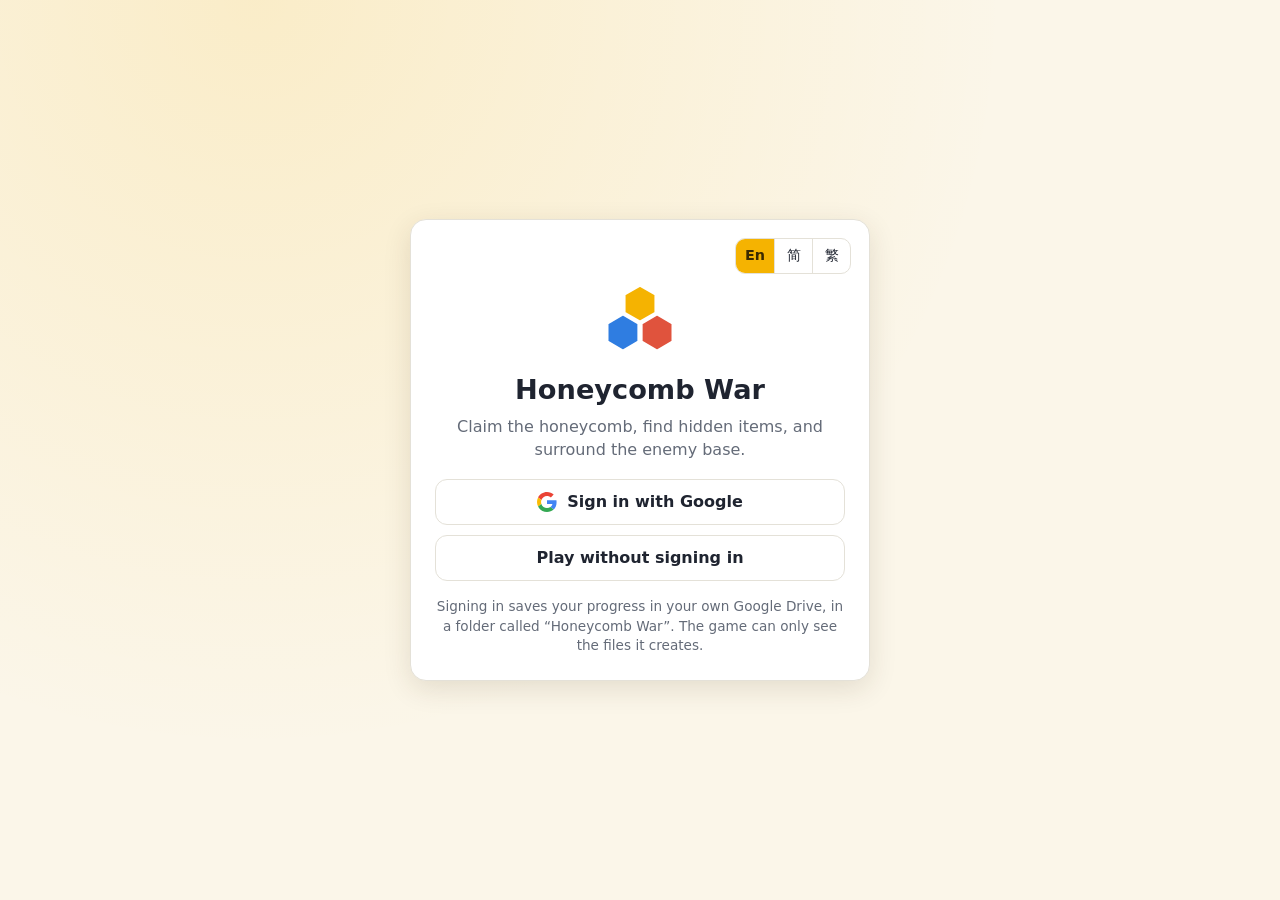
<file: index.html>
<!doctype html>
<html lang="en">
<head>
  <meta charset="utf-8">
  <meta name="viewport" content="width=device-width, initial-scale=1, viewport-fit=cover">
  <title data-zh="蜂窝战争">Honeycomb War</title>
  <meta name="description" data-zh-content="一款在蜂窝棋盘上进行的回合制策略游戏。占领格子，发现隐藏道具，包围敌方基地。" content="A turn-based strategy game on a honeycomb board. Claim cells, find hidden items, and surround the enemy base.">
  <meta name="theme-color" content="#f5b301">
  <link rel="icon" href="favicon.svg" type="image/svg+xml">
  <link rel="stylesheet" href="style.css?v=1.9.17">
  <script async src="js/analytics.js?v=1.9.17"></script>
</head>
<body>
  <!-- Welcome -->
  <section id="welcome" class="screen">
    <div class="card hero">
      <div class="langpick"></div>
      <img src="favicon.svg" alt="" class="logo">
      <h1 data-zh="蜂窝战争">Honeycomb War</h1>
      <p class="sub" data-zh="占领蜂窝，发现隐藏道具，包围敌方基地。">Claim the honeycomb, find hidden items, and surround the enemy base.</p>
      <button id="btnGoogle" class="btn google" type="button">
        <svg viewBox="0 0 48 48" width="20" height="20" aria-hidden="true"><path fill="#EA4335" d="M24 9.5c3.54 0 6.71 1.22 9.21 3.6l6.85-6.85C35.9 2.38 30.47 0 24 0 14.62 0 6.51 5.38 2.56 13.22l7.98 6.19C12.43 13.72 17.74 9.5 24 9.5z"/><path fill="#4285F4" d="M46.98 24.55c0-1.57-.15-3.09-.38-4.55H24v9.02h12.94c-.58 2.96-2.26 5.48-4.78 7.18l7.73 6c4.51-4.18 7.09-10.36 7.09-17.65z"/><path fill="#FBBC05" d="M10.53 28.59c-.48-1.45-.76-2.99-.76-4.59s.27-3.14.76-4.59l-7.98-6.19C.92 16.46 0 20.12 0 24c0 3.88.92 7.54 2.56 10.78l7.97-6.19z"/><path fill="#34A853" d="M24 48c6.48 0 11.93-2.13 15.89-5.81l-7.73-6c-2.15 1.45-4.92 2.3-8.16 2.3-6.26 0-11.57-4.22-13.47-9.91l-7.98 6.19C6.51 42.62 14.62 48 24 48z"/></svg>
        <span data-zh="使用 Google 登录">Sign in with Google</span>
      </button>
      <button id="btnGuest" class="btn ghost" type="button" data-zh="不登录直接玩">Play without signing in</button>
      <p class="note" data-zh="登录后，你的进度会保存在你自己的 Google 云端硬盘中名为“Honeycomb War”的文件夹里。游戏只能看到它自己创建的文件。">Signing in saves your progress in your own Google Drive, in a folder called “Honeycomb War”. The game can only see the files it creates.</p>
      <p id="welcomeMsg" class="msg warn" hidden></p>
    </div>
  </section>

  <!-- Main menu -->
  <section id="menu" class="screen" hidden>
    <div class="card">
      <div class="menuhead">
        <img src="favicon.svg" alt="" class="logo small">
        <div>
          <h1 data-zh="蜂窝战争">Honeycomb War</h1>
          <div id="who" class="who"></div>
        </div>
        <div class="langpick"></div>
      </div>
      <div class="levelbox">
        <div class="lvl"><span data-zh="等级">Level</span><b id="mLevel">1</b></div>
        <div class="lvlinfo" id="mLevelInfo"></div>
      </div>
      <div class="record" id="mRecord"></div>
      <div id="syncBar" class="sync"></div>
      <div class="menubtns">
        <button id="btnContinue" class="btn primary" type="button" hidden data-zh="继续游戏">Continue game</button>
        <button id="btnCpu" class="btn primary" type="button" data-zh="对战电脑">Play vs CPU</button>
        <button id="btnFriend" class="btn" type="button" data-zh="和朋友对战">Play with a friend</button>
        <button id="btnHow" class="btn ghost" type="button" data-zh="游戏规则">How to play</button>
        <button id="btnSupport" class="btn ghost app-only" type="button" data-zh="❤️ 支持作者">❤️ Support the author</button>
      </div>
      <label class="toggle"><input type="checkbox" id="optMusic"> <span data-zh="播放背景音乐">Play background music</span></label>
      <label class="toggle"><input type="checkbox" id="optConfirm"> <span data-zh="点两次确认落子">Tap twice to confirm a move</span></label>
      <div class="menufoot">
        <button id="btnAccount" class="link" type="button"></button>
        <span>·</span>
        <button id="btnUpdates" class="link app-only" type="button" data-zh="检查更新">Check for updates</button>
        <span class="app-only">·</span>
        <a href="privacy.html" class="link" data-zh="隐私">Privacy</a>
        <span>·</span>
        <a href="https://mrwengkb.github.io/FeatureReq/?app=HoneycombWar" class="link" target="_blank" rel="noopener" data-zh="功能建议">Suggest a feature</a>
        <span>·</span>
        <button id="btnCredits" class="link" type="button" data-zh="音乐来源">Music credits</button>
        <span>·</span>
        <span id="ver"></span>
      </div>
    </div>
  </section>

  <!-- Setup: vs CPU -->
  <section id="setupCpu" class="screen" hidden>
    <div class="card">
      <h2 data-zh="对战电脑">Play vs CPU</h2>
      <p id="cpuInfo" class="sub"></p>
      <div class="field"><label data-zh="你的颜色">Your colour</label><div class="swatches" data-for="cpuMe"></div></div>
      <div class="field"><label data-zh="电脑的颜色">CPU colour</label><div class="swatches" data-for="cpuThem"></div></div>
      <div class="field"><label data-zh="谁先走">Who goes first</label>
        <div class="seg" data-for="cpuFirst">
          <button type="button" data-v="0" data-zh="你">You</button><button type="button" data-v="1" data-zh="电脑">CPU</button><button type="button" data-v="r" data-zh="随机">Random</button>
        </div>
      </div>
      <div class="row">
        <button class="btn ghost" type="button" data-back data-zh="返回">Back</button>
        <button id="startCpu" class="btn primary" type="button" data-zh="开始">Start</button>
      </div>
    </div>
  </section>

  <!-- Setup: friend -->
  <section id="setupFriend" class="screen" hidden>
    <div class="card">
      <h2 data-zh="和朋友对战">Play with a friend</h2>
      <p class="sub" data-zh="和朋友对战不会改变你的等级。">Friend games do not change your level.</p>
      <div class="two">
        <div class="field"><label for="fName0" data-zh="下方玩家">Bottom player</label><input id="fName0" maxlength="16" value="Player 1"><div class="swatches" data-for="f0"></div></div>
        <div class="field"><label for="fName1" data-zh="上方玩家">Top player</label><input id="fName1" maxlength="16" value="Player 2"><div class="swatches" data-for="f1"></div></div>
      </div>
      <div class="field"><label data-zh="谁先走">Who goes first</label>
        <div class="seg" data-for="fFirst">
          <button type="button" data-v="0" data-zh="下方">Bottom</button><button type="button" data-v="1" data-zh="上方">Top</button><button type="button" data-v="r" data-zh="随机">Random</button>
        </div>
      </div>
      <div class="field"><label data-zh="座位方式">How you sit</label>
        <div class="seg" data-for="fLayout">
          <button type="button" data-v="pass" data-zh="轮流传递">Pass and play</button><button type="button" data-v="face" data-zh="面对面（平板）">Face to face (tablet)</button>
        </div>
      </div>
      <div class="two">
        <div class="field"><label for="fSide" data-zh="棋盘大小（每边格数）">Board size (cells per side)</label><select id="fSide"></select></div>
        <div class="field"><label for="fItems" data-zh="隐藏道具">Hidden items</label><input id="fItems" type="number" min="0" step="1"><small id="fItemsMax"></small></div>
      </div>
      <div class="field"><label data-zh="道具">Items</label>
        <div class="seg" data-for="fSet">
          <button type="button" data-v="all" data-zh="全部">All</button><button type="button" data-v="positive" data-zh="只有增益">Positive only</button><button type="button" data-v="negative" data-zh="只有减益">Negative only</button>
        </div>
        <small id="fSetHelp"></small>
      </div>
      <div class="field"><label for="fStrength" data-zh="初始攻击和防御">Starting attack and defense</label><input id="fStrength" type="number" min="1" max="50" value="1"></div>
      <div class="row">
        <button class="btn ghost" type="button" data-back data-zh="返回">Back</button>
        <button id="startFriend" class="btn primary" type="button" data-zh="开始">Start</button>
      </div>
    </div>
  </section>

  <!-- Game -->
  <section id="game" class="screen gamescreen" hidden>
    <div class="panel" id="panel1"></div>
    <div class="boardwrap" id="boardWrap">
      <svg id="board" xmlns="http://www.w3.org/2000/svg" role="img" aria-label="Game board" data-zh-aria-label="棋盘"></svg>
    </div>
    <div class="feed" id="feed" aria-live="polite"></div>
    <div class="status" id="status"></div>
    <div class="panel" id="panel0"></div>
    <div class="toolbar">
      <button id="gMenu" class="btn small ghost" type="button" data-zh="菜单">Menu</button>
      <button id="gZoomOut" class="btn small ghost" type="button" aria-label="Zoom out" data-zh-aria-label="缩小">−</button>
      <button id="gZoomIn" class="btn small ghost" type="button" aria-label="Zoom in" data-zh-aria-label="放大">+</button>
      <button id="gHelp" class="btn small ghost" type="button" aria-label="How to play" data-zh-aria-label="游戏规则">?</button>
      <button id="gSound" class="btn small ghost" type="button" aria-label="Sound on">🔊</button>
      <button id="gPass" class="btn small" type="button" data-zh="跳过">Pass</button>
      <button id="gRetire" class="btn small danger" type="button" data-zh="认输">Retire</button>
    </div>
  </section>

  <div id="toasts" class="toasts" aria-live="polite"></div>

  <template id="howTpl">
    <div class="how">
      <p><b>Goal:</b> surround the enemy base. When all 6 cells around it are yours, you win.</p>
      <p><b>Castle:</b> the gold cell in the middle. From round 3, the first player to take it holds the castle and gets extra defense while they hold it: equal to the level for levels 1–4, then growing more slowly (level − 1 at levels 5–6, − 2 at 7–8, − 3 at 9–10, − 4 at 11–12) and staying at 8 from level 12. Friend games use the starting strength instead of the level. It can't be attacked; the other player can only take it by surrounding all 6 cells around it. Losing it doesn't lose the game. From level 50 there are 2 of them on the middle row, from level 100 there are 3, from level 200 there are 4, and from level 350 there are 5 (one more in the centre). Each one works the same way and gives its own extra defense, and one player can hold them all.</p>
      <p><b>Your turn:</b> take one grey cell next to your cells, or attack an enemy cell next to your cells. Every move uses your turn, even when the attack fails. You may also <b>Pass</b>: passing twice in a row while the other player keeps playing loses the game, and if both players pass one after the other, the game ends and the player with more cells wins. A cell captured from you can't be taken back on your very next turn.</p>
      <p><b>Attack:</b> your attack − their defense = damage. If the damage is more than 0, the cell becomes yours. Bases can't be captured.</p>
      <p><b>Walls:</b> any hit with damage of 1 or more removes 1 wall layer (one per turn). A walled cell can only be captured once no wall is left.</p>
      <p><b>Hidden items</b> are revealed when you take their cell:</p>
      <ul class="items">
        <li><span class="ic atk">A+</span> attack up by 1 to 4</li>
        <li><span class="ic bad">A−</span> attack down by 1 to 4</li>
        <li><span class="ic def">D+</span> defense up by 1 to 4</li>
        <li><span class="ic bad">D−</span> defense down by 1 to 4</li>
        <li><span class="ic wall">W</span> a wall of 1 or 2 layers on that cell</li>
        <li><span class="ic ring">◎</span> ring: you also take the cells around it</li>
      </ul>
      <p><b>Mines</b> are hidden too: a third of the cells per side, rounded down (1 on the smallest board, 5 on the biggest). Take a mine's cell directly (an empty cell or an attack) and it explodes: that cell and the 6 around it turn black, whoever held them. Black cells can't be taken by anyone, and they count as the board edge for enclosures. A mine taken by a ring or an enclosure stays hidden and doesn't explode, until the other player captures that cell. A blast never reaches a base, a castle or the cells around them.</p>
      <p><b>Enclose an area</b> with your cells (the board edge counts) and it all becomes yours. Rings and enclosures also take enemy cells without walls, unless the enemy's defense is greater than your attack.</p>
      <p><b>All your cells share one attack and one defense</b>, shown in your panel. If the enemy captures a cell where you found +attack or +defense, you lose that boost for good. A −attack or −defense you found stays with you.</p>
      <p><b>End:</b> when the board is full and nobody captures anything for 2 rounds, the player with more cells wins. Equal cells is a draw. The cells are also counted when neither player's number of cells has changed for 3 rounds (even if cells keep being traded back and forth). Each game also has a round limit of 3 × the number of cells (shown under the board); when it is reached, the player with more cells wins. Retiring gives the win to the other player.</p>
      <p><b>Levels:</b> win or draw against the CPU to level up. The board grows every 4 levels (up to 15 cells per side) and more items are hidden. Starting attack and defense equal your level.</p>
    </div>
  </template>

  <template id="howTplZh">
    <div class="how">
      <p><b>目标：</b>包围敌方基地。当基地周围的 6 个格子都是你的，你就赢了。</p>
      <p><b>城堡：</b>中间的金色格子。从第 3 回合起，第一个占领它的玩家拥有城堡，并在拥有期间获得额外防御：第 1–4 级等于等级，之后增长变慢（第 5–6 级为等级 − 1，第 7–8 级为 − 2，第 9–10 级为 − 3，第 11–12 级为 − 4），从第 12 级起固定为 8。和朋友对战时用初始强度代替等级。城堡不能被攻击；对方只能通过包围它周围的全部 6 个格子来夺取。失去城堡不会输掉游戏。从第 50 级起中间一行有 2 座城堡，第 100 级起有 3 座，第 200 级起有 4 座，第 350 级起有 5 座（中心再加一座）。每座城堡规则相同，各自提供额外防御，一名玩家可以全部拥有。</p>
      <p><b>你的回合：</b>占领一个与你的格子相邻的灰色格子，或攻击一个与你的格子相邻的敌方格子。每一步都会用掉你的回合，即使攻击失败也一样。你也可以<b>跳过</b>：在对方继续行动时连续跳过两次会输掉游戏；如果双方先后都跳过，游戏结束，格子多的一方获胜。被对方夺走的格子，你不能在紧接着的下一回合夺回。</p>
      <p><b>攻击：</b>你的攻击 − 对方的防御 = 伤害。伤害大于 0 时，这个格子归你。基地不能被夺取。</p>
      <p><b>墙：</b>每次伤害至少为 1 的攻击会去掉 1 层墙（每回合一层）。有墙的格子只有在墙全部被打掉后才能被夺取。</p>
      <p><b>隐藏道具</b>在你占领它所在的格子时出现：</p>
      <ul class="items">
        <li><span class="ic atk">A+</span> 攻击加 1 到 4</li>
        <li><span class="ic bad">A−</span> 攻击减 1 到 4</li>
        <li><span class="ic def">D+</span> 防御加 1 到 4</li>
        <li><span class="ic bad">D−</span> 防御减 1 到 4</li>
        <li><span class="ic wall">W</span> 在该格子上筑起 1 或 2 层墙</li>
        <li><span class="ic ring">◎</span> 光环：同时占领它周围的格子</li>
      </ul>
      <p><b>地雷</b>也是隐藏的：数量是每边格数的三分之一，向下取整（最小的棋盘 1 颗，最大的 5 颗）。直接占领地雷所在的格子（占领空格或攻击）会引爆它：这个格子和周围 6 个格子都会变黑，不管原来属于谁。黑色格子谁都不能占领，在包围时算作棋盘边缘。通过光环或包围拿到的地雷不会爆炸，继续隐藏，直到对方夺取这个格子。爆炸不会波及基地、城堡以及它们周围的格子。</p>
      <p><b>包围一片区域</b>（棋盘边缘也算），整片区域都归你。光环和包围也能夺取没有墙的敌方格子，除非对方的防御高于你的攻击。</p>
      <p><b>你所有的格子共用同一个攻击值和防御值</b>，显示在你的面板上。如果敌人夺走了你找到 +攻击 或 +防御 的格子，你会永久失去这项加成。你找到的 −攻击 或 −防御 会一直留着。</p>
      <p><b>结束：</b>当棋盘被占满，且 2 个回合内没有人夺取任何格子时，格子多的一方获胜，格子数相同则为平局。如果 3 个回合内双方的格子数都没有变化（即使格子来回易手），也会清点格子。每局还有回合上限，为格子总数的 3 倍（显示在棋盘下方）；达到上限时，格子多的一方获胜。认输则对方获胜。</p>
      <p><b>等级：</b>对战电脑获胜或打平即可升级。棋盘每 4 级变大一次（最多每边 15 格），隐藏的道具也会更多。初始攻击和防御等于你的等级。</p>
    </div>
  </template>

  <script src="js/i18n.js?v=1.9.17"></script>
  <script src="js/config.js?v=1.9.17"></script>
  <script src="js/game.js?v=1.9.17"></script>
  <script src="js/cpu.js?v=1.9.17"></script>
  <script src="js/crypto.js?v=1.9.17"></script>
  <script src="js/auth.js?v=1.9.17"></script>
  <script src="js/drive.js?v=1.9.17"></script>
  <script src="js/store.js?v=1.9.17"></script>
  <script src="js/sound.js?v=1.9.17"></script>
  <script src="js/music.js?v=1.9.17"></script>
  <script src="js/ui.js?v=1.9.17"></script>
  <script src="js/main.js?v=1.9.17"></script>
</body>
</html>
</file>
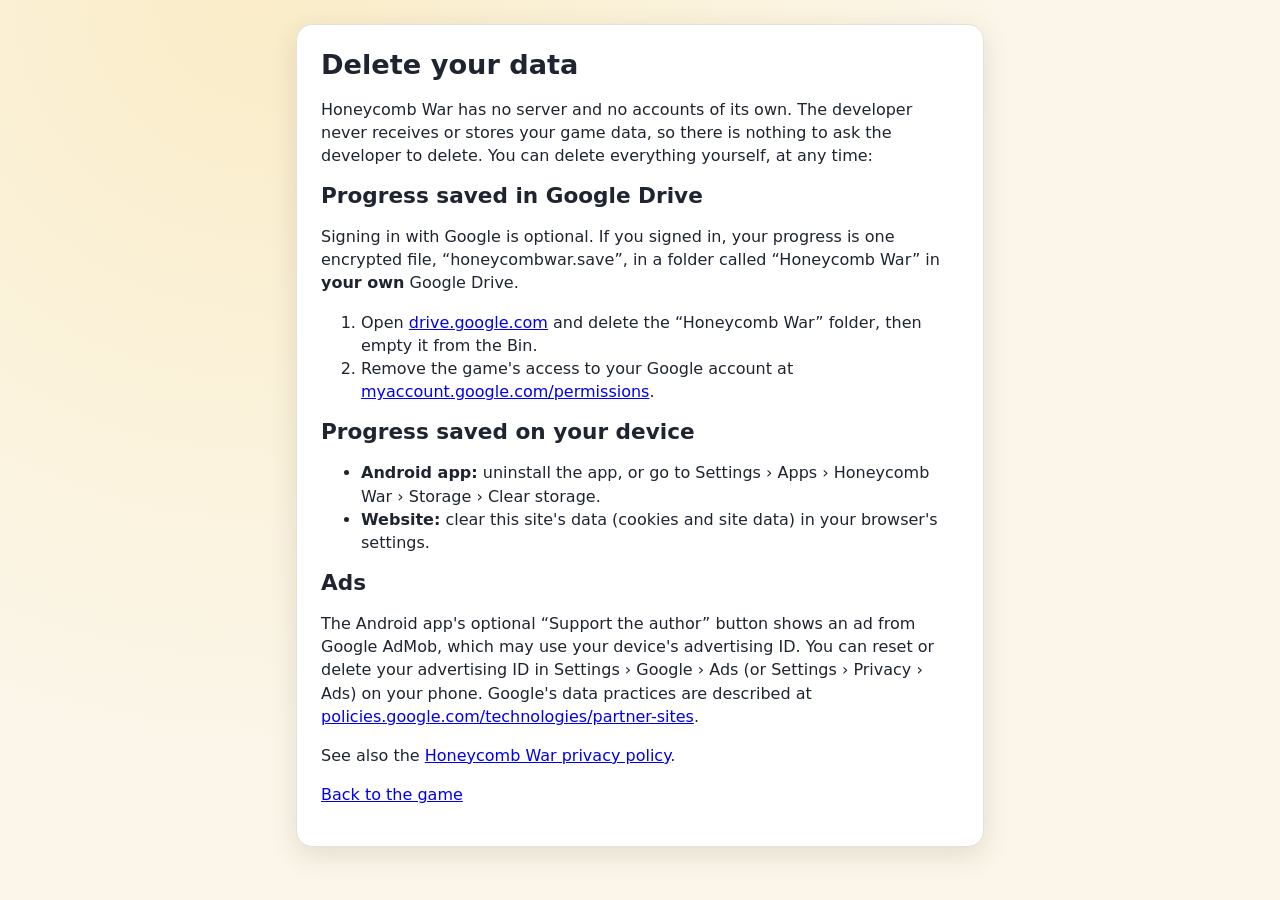
<file: delete-data.html>
<!doctype html>
<html lang="en">
<head>
  <meta charset="utf-8">
  <meta name="viewport" content="width=device-width, initial-scale=1">
  <title data-zh="蜂窝战争 · 删除你的数据">Honeycomb War · Delete your data</title>
  <link rel="icon" href="favicon.svg" type="image/svg+xml">
  <link rel="stylesheet" href="style.css">
  <script async src="js/analytics.js?v=1.9.16"></script>
</head>
<body>
  <main class="page">
    <div class="card" data-lang="en">
      <h1>Delete your data</h1>
      <p>Honeycomb War has no server and no accounts of its own. The developer never receives or stores your game data, so there is nothing to ask the developer to delete. You can delete everything yourself, at any time:</p>
      <h2>Progress saved in Google Drive</h2>
      <p>Signing in with Google is optional. If you signed in, your progress is one encrypted file, “honeycombwar.save”, in a folder called “Honeycomb War” in <b>your own</b> Google Drive.</p>
      <ol>
        <li>Open <a href="https://drive.google.com" target="_blank" rel="noopener">drive.google.com</a> and delete the “Honeycomb War” folder, then empty it from the Bin.</li>
        <li>Remove the game's access to your Google account at <a href="https://myaccount.google.com/permissions" target="_blank" rel="noopener">myaccount.google.com/permissions</a>.</li>
      </ol>
      <h2>Progress saved on your device</h2>
      <ul>
        <li><b>Android app:</b> uninstall the app, or go to Settings › Apps › Honeycomb War › Storage › Clear storage.</li>
        <li><b>Website:</b> clear this site's data (cookies and site data) in your browser's settings.</li>
      </ul>
      <h2>Ads</h2>
      <p>The Android app's optional “Support the author” button shows an ad from Google AdMob, which may use your device's advertising ID. You can reset or delete your advertising ID in Settings › Google › Ads (or Settings › Privacy › Ads) on your phone. Google's data practices are described at <a href="https://policies.google.com/technologies/partner-sites" target="_blank" rel="noopener">policies.google.com/technologies/partner-sites</a>.</p>
      <p>See also the <a href="privacy.html">Honeycomb War privacy policy</a>.</p>
      <p><a href="index.html">Back to the game</a></p>
    </div>
    <div class="card" data-lang="zh" hidden>
      <h1>删除你的数据</h1>
      <p>蜂窝战争没有服务器，也没有自己的账号系统。开发者从不接收或存储你的游戏数据，所以没有需要请开发者删除的内容。你可以随时自己删除所有数据：</p>
      <h2>保存在 Google 云端硬盘中的进度</h2>
      <p>使用 Google 登录是可选的。如果你登录过，你的进度是一个加密文件“honeycombwar.save”，放在<b>你自己的</b> Google 云端硬盘中名为“Honeycomb War”的文件夹里。</p>
      <ol>
        <li>打开 <a href="https://drive.google.com" target="_blank" rel="noopener">drive.google.com</a>，删除“Honeycomb War”文件夹，然后从回收站中清空。</li>
        <li>在 <a href="https://myaccount.google.com/permissions" target="_blank" rel="noopener">myaccount.google.com/permissions</a> 撤销游戏对你的 Google 账号的访问权限。</li>
      </ol>
      <h2>保存在设备上的进度</h2>
      <ul>
        <li><b>安卓应用：</b>卸载应用，或前往“设置 › 应用 › 蜂窝战争 › 存储 › 清除存储空间”。</li>
        <li><b>网站：</b>在浏览器设置中清除本网站的数据（Cookie 和网站数据）。</li>
      </ul>
      <h2>广告</h2>
      <p>安卓应用中可选的“支持作者”按钮会显示一则来自 Google AdMob 的广告，它可能会使用你设备的广告 ID。你可以在手机的“设置 › Google › 广告”（或“设置 › 隐私 › 广告”）中重置或删除广告 ID。Google 的数据处理方式见 <a href="https://policies.google.com/technologies/partner-sites" target="_blank" rel="noopener">policies.google.com/technologies/partner-sites</a>。</p>
      <p>另请参阅<a href="privacy.html">蜂窝战争隐私政策</a>。</p>
      <p><a href="index.html">返回游戏</a></p>
    </div>
  </main>
  <script src="js/i18n.js"></script>
</body>
</html>
</file>
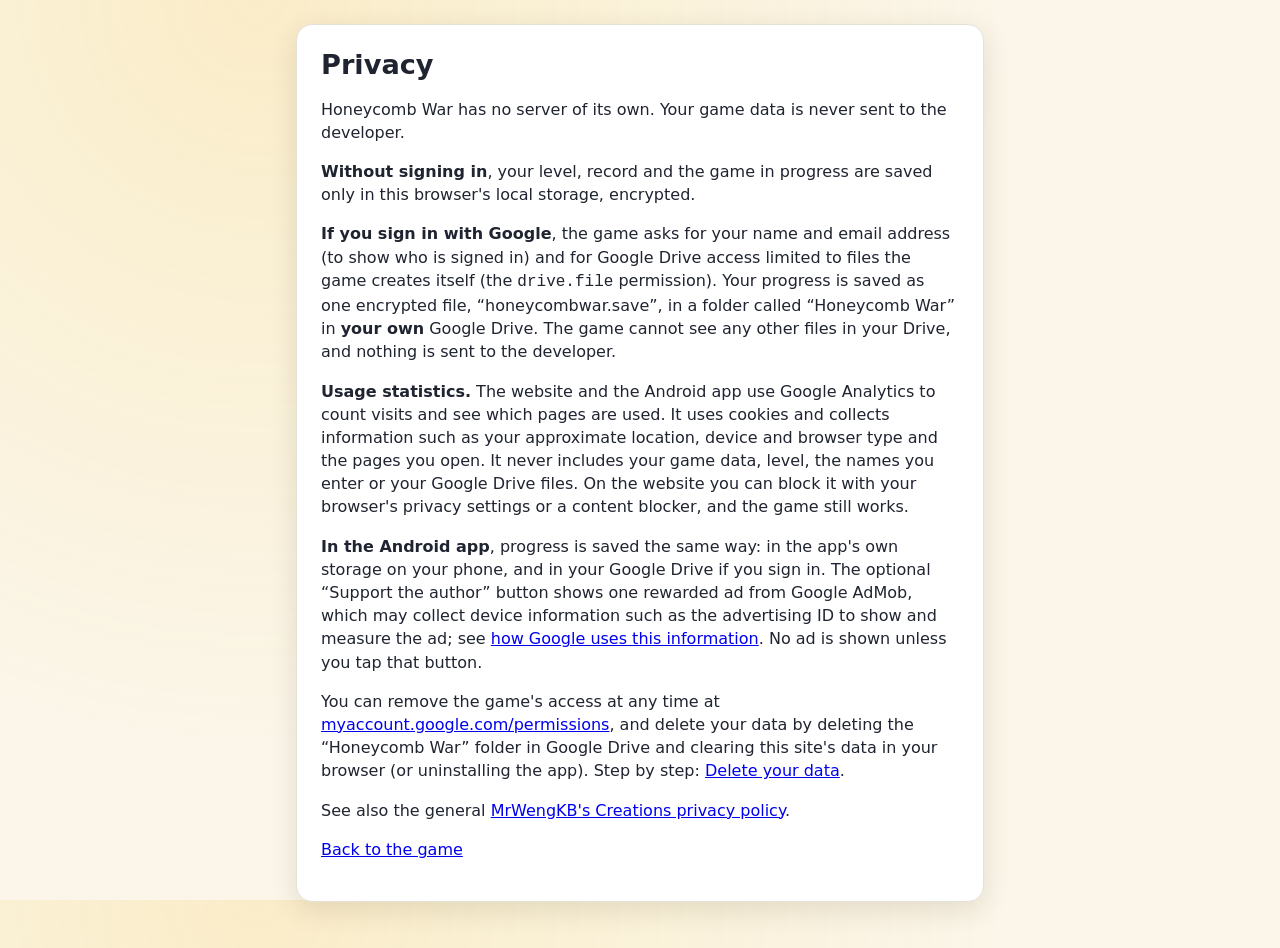
<file: privacy.html>
<!doctype html>
<html lang="en">
<head>
  <meta charset="utf-8">
  <meta name="viewport" content="width=device-width, initial-scale=1">
  <title data-zh="蜂窝战争 · 隐私">Honeycomb War · Privacy</title>
  <link rel="icon" href="favicon.svg" type="image/svg+xml">
  <link rel="stylesheet" href="style.css">
  <script async src="js/analytics.js?v=1.9.16"></script>
</head>
<body>
  <main class="page">
    <div class="card" data-lang="en">
      <h1>Privacy</h1>
      <p>Honeycomb War has no server of its own. Your game data is never sent to the developer.</p>
      <p><b>Without signing in</b>, your level, record and the game in progress are saved only in this browser's local storage, encrypted.</p>
      <p><b>If you sign in with Google</b>, the game asks for your name and email address (to show who is signed in) and for Google Drive access limited to files the game creates itself (the <code>drive.file</code> permission). Your progress is saved as one encrypted file, “honeycombwar.save”, in a folder called “Honeycomb War” in <b>your own</b> Google Drive. The game cannot see any other files in your Drive, and nothing is sent to the developer.</p>
      <p><b>Usage statistics.</b> The website and the Android app use Google Analytics to count visits and see which pages are used. It uses cookies and collects information such as your approximate location, device and browser type and the pages you open. It never includes your game data, level, the names you enter or your Google Drive files. On the website you can block it with your browser's privacy settings or a content blocker, and the game still works.</p>
      <p><b>In the Android app</b>, progress is saved the same way: in the app's own storage on your phone, and in your Google Drive if you sign in. The optional “Support the author” button shows one rewarded ad from Google AdMob, which may collect device information such as the advertising ID to show and measure the ad; see <a href="https://policies.google.com/technologies/partner-sites" target="_blank" rel="noopener">how Google uses this information</a>. No ad is shown unless you tap that button.</p>
      <p>You can remove the game's access at any time at <a href="https://myaccount.google.com/permissions" target="_blank" rel="noopener">myaccount.google.com/permissions</a>, and delete your data by deleting the “Honeycomb War” folder in Google Drive and clearing this site's data in your browser (or uninstalling the app). Step by step: <a href="delete-data.html">Delete your data</a>.</p>
      <p>See also the general <a href="https://mrwengkb.com/privacy.html">MrWengKB's Creations privacy policy</a>.</p>
      <p><a href="index.html">Back to the game</a></p>
    </div>
    <div class="card" data-lang="zh" hidden>
      <h1>隐私</h1>
      <p>蜂窝战争没有自己的服务器，你的游戏数据不会传给开发者。</p>
      <p><b>不登录时</b>，你的等级、战绩和进行中的对局只会加密保存在这个浏览器的本地存储里。</p>
      <p><b>如果你使用 Google 登录</b>，游戏会请求你的姓名和电子邮件地址（用来显示谁已登录），以及仅限于游戏自己创建的文件的 Google 云端硬盘访问权限（<code>drive.file</code> 权限）。你的进度会保存为一个加密文件“honeycombwar.save”，放在<b>你自己的</b> Google 云端硬盘中名为“Honeycomb War”的文件夹里。游戏看不到你云端硬盘里的其他任何文件，也不会向开发者发送任何内容。</p>
      <p><b>使用统计。</b>网站和安卓应用都使用 Google Analytics 统计访问次数和页面使用情况。它会使用 cookie，并收集大致位置、设备和浏览器类型、打开的页面等信息，但绝不包含你的游戏数据、等级、你输入的名字或 Google 云端硬盘文件。在网站上，你可以用浏览器的隐私设置或内容拦截工具阻止它，游戏照样能玩。</p>
      <p><b>在安卓应用中</b>，进度的保存方式相同：保存在手机上应用自己的存储里，如果你登录了，也会保存在你的 Google 云端硬盘里。可选的“支持作者”按钮会显示一则来自 Google AdMob 的激励广告，AdMob 可能会收集广告 ID 等设备信息来展示和衡量广告；请参阅 <a href="https://policies.google.com/technologies/partner-sites" target="_blank" rel="noopener">Google 如何使用这些信息</a>。除非你点按该按钮，否则不会显示任何广告。</p>
      <p>你可以随时在 <a href="https://myaccount.google.com/permissions" target="_blank" rel="noopener">myaccount.google.com/permissions</a> 撤销游戏的访问权限；删除 Google 云端硬盘中的“Honeycomb War”文件夹并在浏览器中清除本网站的数据（或卸载应用），即可删除你的数据。详细步骤：<a href="delete-data.html">删除你的数据</a>。</p>
      <p>另请参阅总体的 <a href="https://mrwengkb.com/privacy.html">MrWengKB's Creations 隐私政策</a>。</p>
      <p><a href="index.html">返回游戏</a></p>
    </div>
  </main>
  <script src="js/i18n.js"></script>
</body>
</html>
</file>
<file: style.css>
:root {
  --bg: #fbf6e9;
  --card: #ffffff;
  --ink: #1f2430;
  --muted: #646b78;
  --line: #e4e1d8;
  --accent: #f5b301;
  --accent-ink: #3b2a00;
  --danger: #c8372d;
  --shadow: 0 8px 28px rgba(60, 45, 10, .12);
  --radius: 16px;
  color-scheme: light;
}
@media (prefers-color-scheme: dark) {
  :root {
    --bg: #17181c;
    --card: #23252b;
    --ink: #eceef2;
    --muted: #a0a6b2;
    --line: #363944;
    --shadow: 0 8px 28px rgba(0, 0, 0, .4);
    color-scheme: dark;
  }
}
* { box-sizing: border-box; }
html, body { margin: 0; height: 100%; }
body {
  font: 16px/1.45 system-ui, -apple-system, "Segoe UI", Roboto, sans-serif;
  color: var(--ink);
  background: var(--bg) radial-gradient(circle at 20% 0%, rgba(245, 179, 1, .14), transparent 55%);
  -webkit-tap-highlight-color: transparent;
}
[hidden] { display: none !important; }
h1, h2, h3 { margin: 0 0 .3em; line-height: 1.2; }
h1 { font-size: 1.7rem; }
h2 { font-size: 1.35rem; }

.screen { min-height: 100%; display: flex; align-items: center; justify-content: center; padding: 16px; }
.card {
  width: 100%; max-width: 460px; background: var(--card); border-radius: var(--radius);
  box-shadow: var(--shadow); padding: 24px; border: 1px solid var(--line);
}
.hero { text-align: center; }
.logo { width: 84px; height: 84px; display: block; margin: 0 auto 10px; }
.logo.small { width: 52px; height: 52px; margin: 0; }
.sub { color: var(--muted); margin: 0 0 18px; }
.note { color: var(--muted); font-size: .85rem; margin: 16px 0 0; }
.msg { margin: 12px 0 0; padding: 10px 12px; border-radius: 10px; font-size: .92rem; }
.msg.warn { background: rgba(200, 55, 45, .1); color: var(--danger); }

.btn {
  display: inline-flex; align-items: center; justify-content: center; gap: 10px;
  min-height: 46px; padding: 10px 18px; border-radius: 12px; border: 1px solid var(--line);
  background: var(--card); color: var(--ink); font: inherit; font-weight: 600; cursor: pointer;
  transition: transform .08s, background .15s, box-shadow .15s;
}
.btn:hover { box-shadow: 0 2px 10px rgba(0, 0, 0, .08); }
.btn:active { transform: scale(.98); }
.btn.primary { background: var(--accent); border-color: var(--accent); color: var(--accent-ink); }
.btn.danger { background: var(--danger); border-color: var(--danger); color: #fff; }
.btn.ghost { background: transparent; }
.btn.small { min-height: 38px; padding: 6px 12px; font-size: .92rem; }
.btn.google { width: 100%; margin-bottom: 10px; }
.hero .btn.ghost { width: 100%; }
.link { background: none; border: 0; color: inherit; text-decoration: underline; cursor: pointer; font: inherit; padding: 0; }

.menuhead { display: flex; gap: 14px; align-items: center; margin-bottom: 16px; }
.menuhead h1 { font-size: 1.4rem; margin: 0; }
/* Language picker: En 简 繁 */
.langpick { display: flex; border: 1px solid var(--line); border-radius: 10px; overflow: hidden; flex: none; }
.langpick button { min-width: 38px; min-height: 34px; border: 0; background: transparent; color: var(--ink); font: inherit; font-size: .9rem; cursor: pointer; padding: 4px 8px; }
.langpick button + button { border-left: 1px solid var(--line); }
.langpick button.on { background: var(--accent); color: var(--accent-ink); font-weight: 600; }
.hero .langpick { width: max-content; margin: -6px -6px 6px auto; }
.menuhead .langpick { margin-left: auto; align-self: flex-start; }
.who { color: var(--muted); font-size: .9rem; overflow-wrap: anywhere; }
.levelbox { display: flex; gap: 16px; align-items: center; background: rgba(245, 179, 1, .12); border-radius: 14px; padding: 14px; }
.lvl { text-align: center; min-width: 72px; }
.lvl span { display: block; font-size: .8rem; color: var(--muted); text-transform: uppercase; letter-spacing: .06em; }
.lvl b { font-size: 2.3rem; line-height: 1; }
.lvlinfo { flex: 1; font-size: .9rem; }
.lvlinfo div { display: flex; justify-content: space-between; gap: 8px; }
.lvlinfo span { color: var(--muted); }
.record { margin: 12px 2px 4px; color: var(--muted); font-size: .92rem; }
.sync { font-size: .85rem; color: var(--muted); display: flex; gap: 8px; flex-wrap: wrap; align-items: baseline; margin: 0 2px 14px; }
.sync::before { content: "●"; color: #9aa0aa; }
.sync.saved::before { color: #21a366; }
.sync.saving::before { color: var(--accent); }
.sync.expired::before, .sync.error::before { color: var(--danger); }
.menubtns { display: grid; gap: 10px; }
.toggle { display: flex; gap: 8px; align-items: center; margin-top: 14px; font-size: .92rem; color: var(--muted); }
.menufoot { margin-top: 16px; display: flex; gap: 8px; flex-wrap: wrap; justify-content: center; font-size: .85rem; color: var(--muted); }

.field { margin: 14px 0; }
.field > label { display: block; font-weight: 600; margin-bottom: 6px; font-size: .95rem; }
.field small { display: block; color: var(--muted); margin-top: 4px; font-size: .8rem; }
.field input, .field select {
  width: 100%; min-height: 42px; padding: 8px 10px; border-radius: 10px; border: 1px solid var(--line);
  background: var(--bg); color: var(--ink); font: inherit;
}
.field input + .swatches { margin-top: 8px; }
.two { display: grid; grid-template-columns: 1fr 1fr; gap: 0 14px; }
@media (max-width: 420px) { .two { grid-template-columns: 1fr; } }
.swatches { display: flex; flex-wrap: wrap; gap: 8px; }
.sw { width: 32px; height: 32px; border-radius: 50%; border: 3px solid transparent; cursor: pointer; padding: 0; box-shadow: inset 0 0 0 2px rgba(255, 255, 255, .5); }
.sw.on { border-color: var(--ink); transform: scale(1.1); }
.seg { display: flex; border: 1px solid var(--line); border-radius: 12px; overflow: hidden; }
.seg button { flex: 1; min-height: 40px; border: 0; background: transparent; color: var(--ink); font: inherit; font-size: .9rem; cursor: pointer; padding: 6px 8px; }
.seg button + button { border-left: 1px solid var(--line); }
.seg button.on { background: var(--accent); color: var(--accent-ink); font-weight: 600; }
.row { display: flex; gap: 10px; justify-content: flex-end; margin-top: 20px; }
.row .btn { flex: 1; }

/* ---------- game ---------- */
body.ingame { overflow: hidden; }
.gamescreen { flex-direction: column; align-items: stretch; justify-content: flex-start; height: 100%; height: 100dvh; padding: 8px 8px calc(8px + env(safe-area-inset-bottom)); gap: 6px; }
.panel {
  --pc: #888;
  display: flex; align-items: center; gap: 12px; padding: 8px 12px; border-radius: 12px;
  background: var(--card); border: 2px solid var(--line); max-width: 760px; width: 100%; margin: 0 auto;
  transition: border-color .2s, box-shadow .2s;
}
.panel.active { border-color: var(--pc); box-shadow: 0 0 0 3px color-mix(in srgb, var(--pc) 25%, transparent); }
.panel .dot { width: 16px; height: 16px; border-radius: 50%; background: var(--pc); flex: none; }
.panel .pname { flex: 1; font-weight: 600; white-space: nowrap; overflow: hidden; text-overflow: ellipsis; }
.panel .stat { display: inline-flex; align-items: center; gap: 4px; font-variant-numeric: tabular-nums; }
.panel .stat i { font-style: normal; opacity: .75; }
.panel .stat b { min-width: 1.4em; }
body.face #panel1 { transform: rotate(180deg); }
.boardwrap { flex: 1; min-height: 0; overflow: hidden; display: flex; align-items: center; justify-content: center; touch-action: manipulation; }
.boardwrap.zoomed { overflow: auto; display: block; }
.boardwrap.zoomed svg { margin: 0 auto; }
#board { display: block; user-select: none; -webkit-user-select: none; }
.cell { cursor: default; }
.cell .hex { stroke: var(--bg); stroke-width: 1.2; }
.cell.can, .cell.canhit { cursor: pointer; }
.cell.can:hover .hex { filter: brightness(.93); }
.cell.canhit .hex { stroke: var(--hit, #000); stroke-width: 2.6; stroke-dasharray: 4 2.5; }
.cell.lastmove .hex { stroke: #ffd400; stroke-width: 2.6; stroke-dasharray: none; }
.cell.sel .hex { stroke: var(--ink); stroke-width: 3.2; stroke-dasharray: none; }
.cell .wall { fill: none; stroke: rgba(20, 20, 30, .7); stroke-width: 2.2; pointer-events: none; }
.cell .lbl { fill: #fff; font-weight: 700; pointer-events: none; paint-order: stroke; stroke: rgba(0, 0, 0, .35); stroke-width: 2px; font-family: system-ui, sans-serif; }
.cell .star { fill: #fff; stroke: rgba(0, 0, 0, .25); stroke-width: 1; pointer-events: none; }
.cell.pop { animation: pop .45s ease-out; transform-box: fill-box; transform-origin: center; }
@keyframes pop { 0% { transform: scale(.6); } 60% { transform: scale(1.12); } 100% { transform: scale(1); } }
.feed { height: 3.3em; max-width: 760px; width: 100%; margin: 0 auto; display: flex; flex-direction: column; gap: 3px; overflow: hidden; }
.fline { --fc: var(--accent); flex: none; font-size: .85rem; line-height: 1.35; padding: 2px 10px; border-left: 5px solid var(--fc); background: var(--card); border-radius: 6px; white-space: nowrap; overflow: hidden; text-overflow: ellipsis; animation: tin .25s ease-out; }
.fline + .fline { opacity: .55; }
.status { text-align: center; color: var(--muted); font-size: .9rem; min-height: 1.4em; }
.toolbar { display: flex; gap: 8px; justify-content: center; flex-wrap: wrap; }

/* ---------- toasts & dialogs ---------- */
.toasts { position: fixed; left: 50%; top: 12px; transform: translateX(-50%); display: grid; gap: 6px; z-index: 30; width: min(92vw, 420px); pointer-events: none; }
.toast { background: var(--card); color: var(--ink); border-radius: 10px; padding: 9px 14px; box-shadow: var(--shadow); border-left: 6px solid var(--accent); font-size: .92rem; animation: tin .25s ease-out; transition: opacity .4s, transform .4s; }
.toast.out { opacity: 0; transform: translateY(-8px); }
@keyframes tin { from { opacity: 0; transform: translateY(-8px); } }
.modal { position: fixed; inset: 0; background: rgba(15, 15, 20, .5); display: flex; align-items: center; justify-content: center; padding: 16px; z-index: 40; }
.mbox { background: var(--card); color: var(--ink); border-radius: var(--radius); box-shadow: var(--shadow); padding: 22px; width: 100%; max-width: 440px; max-height: 90vh; overflow: auto; text-align: center; }
.mbox p { color: var(--muted); }
.micon { font-size: 2.4rem; line-height: 1; margin-bottom: 8px; }
.mbtns { display: flex; gap: 10px; justify-content: center; flex-wrap: wrap; margin-top: 16px; }
.mbtns .btn { flex: 1; min-width: 120px; }
.how { text-align: left; font-size: .93rem; }
.how p { color: var(--ink); margin: .5em 0; }
.how .items { list-style: none; padding: 0; margin: .4em 0; display: grid; gap: 4px; }
.ic { display: inline-block; min-width: 34px; text-align: center; border-radius: 6px; padding: 1px 4px; color: #fff; font-weight: 700; font-size: .8rem; margin-right: 6px; }
.ic.atk { background: #d9480f; } .ic.def { background: #1971c2; } .ic.bad { background: #6c6f78; } .ic.wall { background: #5c4033; } .ic.ring { background: #2b8a3e; } .ic.mine { background: #1c1c22; }

.page { max-width: 720px; margin: 0 auto; padding: 24px 16px 48px; }
.page .card { max-width: none; }
.btn:disabled { opacity: .45; cursor: default; }
.cell .hivemark { fill: none; stroke: #f5b301; stroke-width: 2.4; pointer-events: none; }
.cell .hivecore { fill: #f5b301; pointer-events: none; }
.panel .hivetag { font-size: .8rem; font-weight: 700; color: var(--accent-ink); background: var(--accent); border-radius: 6px; padding: 0 6px; }
@media (max-width: 420px) { .toolbar { gap: 5px; flex-wrap: nowrap; } .toolbar .btn.small { padding: 6px 9px; min-width: 0; } }
.credits { text-align: left; font-size: .93rem; } .credits p { color: var(--ink); } .credits a { color: inherit; }
/* Android app: no Google sign-in there; support and update buttons only there */
.app-only { display: none !important; }
body.in-app .app-only { display: inline-flex !important; }
body.in-app span.app-only { display: inline !important; }
body.in-app .web-only { display: none !important; }
</file>
